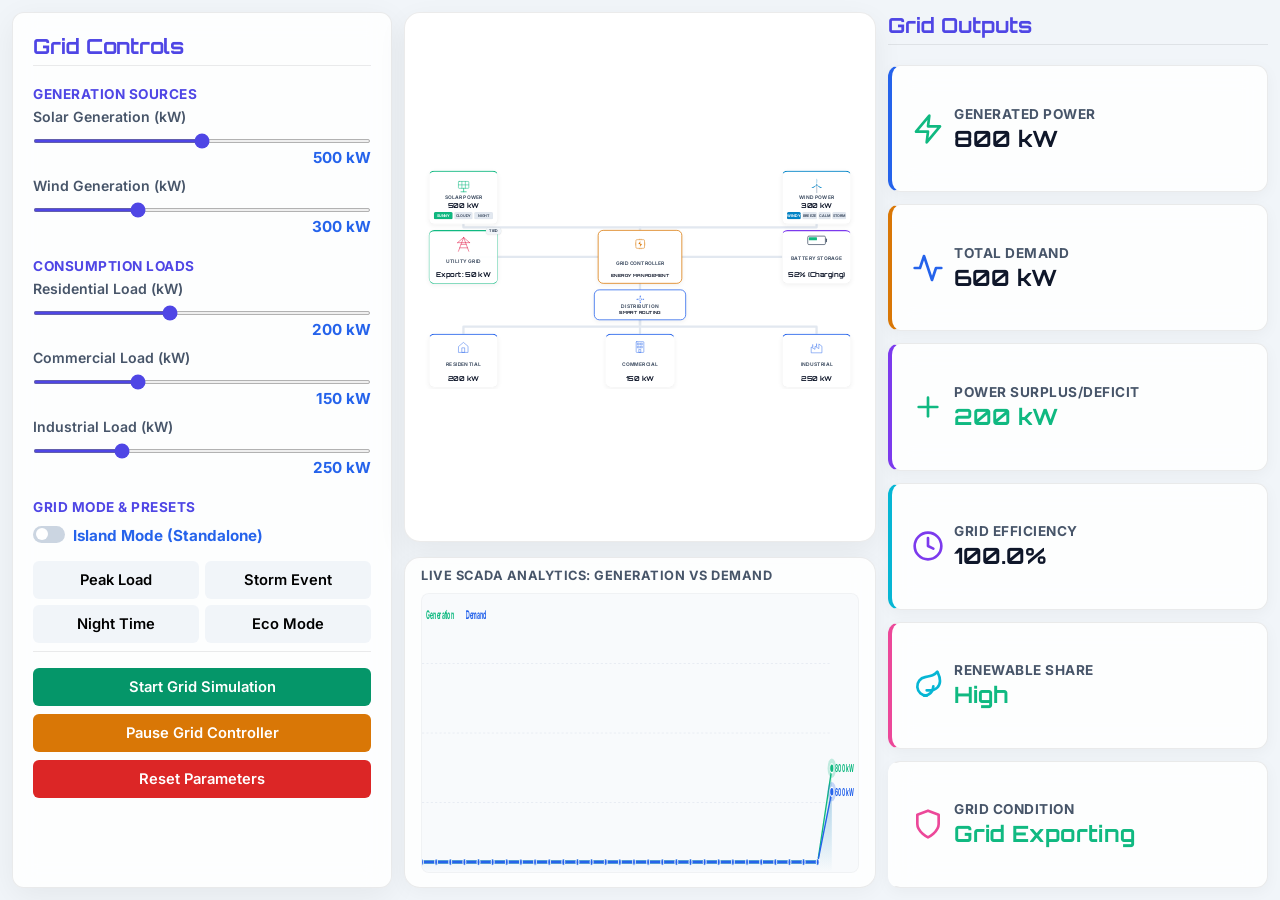
<file: exp-Smart-Grid-Energy-Distribution-Laboratory-dei/simulation/index.html>
<!DOCTYPE html>
<html lang="en">

<head>
    <meta charset="UTF-8">
    <meta name="viewport" content="width=device-width, initial-scale=1.0">
    <title>Smart Grid Energy Distribution Laboratory</title>
    <link rel="stylesheet" href="./css/main.css">
    <!-- Google Fonts: Orbitron & Inter -->
    <link rel="preconnect" href="https://fonts.googleapis.com">
    <link rel="preconnect" href="https://fonts.gstatic.com" crossorigin>
    <link href="https://fonts.googleapis.com/css2?family=Inter:wght@300;400;500;600;700&family=Orbitron:wght@500;700;900&display=swap" rel="stylesheet">
</head>

<body>

    <!-- MAIN CONTAINER -->
    <div class="main-container">

        <!-- INPUT PANEL (SIDEBAR) -->
        <aside class="control-panel">
            <h2>Grid Controls</h2>

            <!-- Sliders for Sources -->
            <div class="control-section-title">Generation Sources</div>
            
            <div class="input-group">
                <label>Solar Generation (kW)</label>
                <input type="range" id="solarPower" min="0" max="1000" value="500">
                <span id="solarPowerValue">500 kW</span>
            </div>

            <div class="input-group">
                <label>Wind Generation (kW)</label>
                <input type="range" id="windPower" min="0" max="1000" value="300">
                <span id="windPowerValue">300 kW</span>
            </div>

            <!-- Sliders for Loads -->
            <div class="control-section-title">Consumption Loads</div>

            <div class="input-group">
                <label>Residential Load (kW)</label>
                <input type="range" id="residentialLoad" min="0" max="500" value="200">
                <span id="residentialLoadValue">200 kW</span>
            </div>

            <div class="input-group">
                <label>Commercial Load (kW)</label>
                <input type="range" id="commercialLoad" min="0" max="500" value="150">
                <span id="commercialLoadValue">150 kW</span>
            </div>

            <div class="input-group">
                <label>Industrial Load (kW)</label>
                <input type="range" id="industrialLoad" min="0" max="1000" value="250">
                <span id="industrialLoadValue">250 kW</span>
            </div>

            <!-- Toggles and Presets -->
            <div class="control-section-title">Grid Mode & Presets</div>
            
            <div class="input-group toggle-group">
                <label class="toggle-switch">
                    <input type="checkbox" id="islandModeToggle">
                    <span class="slider round"></span>
                </label>
                <span class="toggle-label">Island Mode (Standalone)</span>
            </div>

            <div class="presets-grid">
                <button class="preset-btn" id="presetPeak">Peak Load</button>
                <button class="preset-btn" id="presetStorm">Storm Event</button>
                <button class="preset-btn" id="presetNight">Night Time</button>
                <button class="preset-btn" id="presetEco">Eco Mode</button>
            </div>

            <!-- Primary Buttons -->
            <hr>
            <button id="startBtn">Start Grid Simulation</button>
            <button id="stopBtn">Pause Grid Controller</button>
            <button id="resetBtn">Reset Parameters</button>
        </aside>

        <!-- SIMULATION PANEL -->
        <section class="simulation-panel">

            <!-- THE INTERACTIVE SMART GRID AREA -->
            <div class="intersection-wrapper">
                <div class="smart-grid">
                    
                    <!-- SVG TRANSMISSION LINES LAYER -->
                    <svg class="transmission-svg" width="1200" height="585" viewBox="0 0 1200 585">
                        <!-- Static Background Paths -->
                        <path class="grid-line" id="bg-solar" d="M 140 85 L 140 163 L 600 163 L 600 170" />
                        <path class="grid-line" id="bg-wind" d="M 1060 85 L 1060 163 L 600 163 L 600 170" />
                        <path class="grid-line" id="bg-utility" d="M 140 240 L 490 240" />
                        <path class="grid-line" id="bg-battery" d="M 710 240 L 1060 240" />
                        <path class="grid-line" id="bg-controller-dist" d="M 600 310 L 600 325" />
                        <path class="grid-line" id="bg-dist-res" d="M 600 405 L 600 422 L 140 422 L 140 440" />
                        <path class="grid-line" id="bg-dist-com" d="M 600 405 L 600 440" />
                        <path class="grid-line" id="bg-dist-ind" d="M 600 405 L 600 422 L 1060 422 L 1060 440" />
                        
                        <!-- Animated Flow Paths (Electricity dashes) -->
                        <path class="flow-path flow-forward" id="flow-solar" d="M 140 85 L 140 163 L 600 163 L 600 170" />
                        <path class="flow-path flow-forward" id="flow-wind" d="M 1060 85 L 1060 163 L 600 163 L 600 170" />
                        <path class="flow-path" id="flow-utility" d="M 140 240 L 490 240" />
                        <path class="flow-path" id="flow-battery" d="M 710 240 L 1060 240" />
                        <path class="flow-path flow-forward" id="flow-controller-dist" d="M 600 310 L 600 325" />
                        <path class="flow-path flow-forward" id="flow-dist-res" d="M 600 405 L 600 422 L 140 422 L 140 440" />
                        <path class="flow-path flow-forward" id="flow-dist-com" d="M 600 405 L 600 440" />
                        <path class="flow-path flow-forward" id="flow-dist-ind" d="M 600 405 L 600 422 L 1060 422 L 1060 440" />
                    </svg>

                    <!-- GRID NODES -->
                    <!-- Solar Power Plant Node -->
                    <div class="grid-node source-node solar-node" id="node-solar">
                        <!-- Custom Vector Solar Panel Icon -->
                        <svg viewBox="0 0 100 100" width="45" height="45" fill="none" stroke="var(--color-solar)" stroke-width="3" stroke-linecap="round" stroke-linejoin="round">
                            <rect x="20" y="30" width="60" height="40" rx="4" />
                            <line x1="20" y1="50" x2="80" y2="50" />
                            <line x1="40" y1="30" x2="40" y2="70" />
                            <line x1="60" y1="30" x2="60" y2="70" />
                            <line x1="50" y1="70" x2="50" y2="90" stroke-width="4" />
                            <line x1="35" y1="90" x2="65" y2="90" stroke-width="4" />
                        </svg>
                        <h3>Solar Power</h3>
                        <p class="output-value" id="solarOutput">500 kW</p>
                        <div class="node-controls">
                            <button class="node-btn active" data-val="1.0" id="btn-sun">Sunny</button>
                            <button class="node-btn" data-val="0.3" id="btn-cloud">Cloudy</button>
                            <button class="node-btn" data-val="0.0" id="btn-night">Night</button>
                        </div>
                    </div>

                    <!-- Wind Power Plant Node -->
                    <div class="grid-node source-node wind-node" id="node-wind">
                        <!-- Custom Vector Wind Turbine Icon -->
                        <svg viewBox="0 0 100 100" width="45" height="45" style="overflow: visible;">
                            <line x1="50" y1="50" x2="50" y2="95" stroke="#94a3b8" stroke-width="4" stroke-linecap="round" />
                            <g id="wind-blades" style="transform-origin: 50px 50px;">
                                <circle cx="50" cy="50" r="4" fill="var(--color-wind)" />
                                <path d="M 50 50 L 50 15 C 52 15 54 25 50 50 Z" fill="var(--color-wind)" />
                                <path d="M 50 50 L 80 67 C 79 69 70 72 50 50 Z" fill="var(--color-wind)" />
                                <path d="M 50 50 L 20 67 C 21 69 30 72 50 50 Z" fill="var(--color-wind)" />
                            </g>
                        </svg>
                        <h3>Wind Power</h3>
                        <p class="output-value" id="windOutput">300 kW</p>
                        <div class="node-controls">
                            <button class="node-btn active" data-val="1.0" id="btn-wind">Windy</button>
                            <button class="node-btn" data-val="0.4" id="btn-breeze">Breeze</button>
                            <button class="node-btn" data-val="0.0" id="btn-calm">Calm</button>
                            <button class="node-btn storm-btn" data-val="storm" id="btn-storm">Storm</button>
                        </div>
                    </div>

                    <!-- Utility Grid Backup Node -->
                    <div class="grid-node grid-tied-node utility-node" id="node-utility">
                        <!-- Custom Vector Transmission Tower Icon -->
                        <svg viewBox="0 0 100 100" width="45" height="45" fill="none" stroke="var(--color-utility)" stroke-width="3" stroke-linecap="round" stroke-linejoin="round">
                            <path d="M 50 10 L 20 90 M 50 10 L 80 90" />
                            <path d="M 35 50 L 65 50 M 27 70 L 73 70" />
                            <path d="M 15 40 L 85 40 M 15 40 L 50 10 L 85 40" />
                        </svg>
                        <h3>Utility Grid</h3>
                        <p class="output-value" id="utilityOutput">Standby</p>
                        <div class="node-badge" id="utilityBadge">TIED</div>
                    </div>

                    <!-- Smart Grid Controller Node -->
                    <div class="grid-node center-hub controller-node" id="node-controller">
                        <!-- Custom Vector Processor / Controller Icon -->
                        <svg viewBox="0 0 100 100" width="45" height="45" fill="none" stroke="var(--color-controller)" stroke-width="3">
                            <rect x="25" y="25" width="50" height="50" rx="6" />
                            <path d="M 45 20 L 45 25 M 55 20 L 55 25 M 45 75 L 45 80 M 55 75 L 55 80" />
                            <path d="M 20 45 L 25 45 M 20 55 L 25 55 M 75 45 L 80 45 M 75 55 L 80 55" />
                            <polygon points="50 35 40 50 60 50 50 65" fill="var(--color-controller)" stroke-width="1" />
                        </svg>
                        <h3>Grid Controller</h3>
                        <p class="output-value" style="font-size: 11px; letter-spacing: 0.5px;">ENERGY MANAGEMENT</p>
                    </div>

                    <!-- Battery Storage System Node -->
                    <div class="grid-node battery-node" id="node-battery">
                        <div class="battery-cell">
                            <div class="battery-level" id="batteryLevelBar" style="height: 50%;"></div>
                        </div>
                        <h3>Battery Storage</h3>
                        <p class="output-value" id="batteryOutput">50% (Idle)</p>
                    </div>

                    <!-- Distribution Network Node -->
                    <div class="grid-node center-hub distribution-node" id="node-distribution">
                        <!-- Custom Vector Smart Distribution Node Icon -->
                        <svg viewBox="0 0 100 100" width="45" height="45" fill="none" stroke="var(--color-dist)" stroke-width="3" stroke-linecap="round" stroke-linejoin="round">
                            <circle cx="50" cy="50" r="15" />
                            <path d="M 50 15 L 50 35 M 50 65 L 50 85 M 15 50 L 35 50 M 65 50 L 85 50" />
                            <circle cx="50" cy="15" r="4" fill="var(--color-dist)" />
                            <circle cx="50" cy="85" r="4" fill="var(--color-dist)" />
                            <circle cx="15" cy="50" r="4" fill="var(--color-dist)" />
                            <circle cx="85" cy="50" r="4" fill="var(--color-dist)" />
                        </svg>
                        <h3>Distribution</h3>
                        <p class="output-value" style="font-size: 11px; letter-spacing: 0.5px;">SMART ROUTING</p>
                    </div>

                    <!-- Residential Consumer Node -->
                    <div class="grid-node consumer-node residential-node" id="node-res">
                        <!-- Custom Vector House Icon -->
                        <svg viewBox="0 0 100 100" width="40" height="40" fill="none" stroke="var(--color-dist)" stroke-width="3" stroke-linecap="round" stroke-linejoin="round">
                            <path d="M 20 45 L 50 20 L 80 45 L 80 85 L 20 85 Z" />
                            <rect x="42" y="55" width="16" height="30" />
                        </svg>
                        <h3>Residential</h3>
                        <p class="output-value" id="residentialDemand">200 kW</p>
                    </div>

                    <!-- Commercial Consumer Node -->
                    <div class="grid-node consumer-node commercial-node" id="node-com">
                        <!-- Custom Vector Commercial Building Icon -->
                        <svg viewBox="0 0 100 100" width="40" height="40" fill="none" stroke="var(--color-dist)" stroke-width="3" stroke-linecap="round" stroke-linejoin="round">
                            <rect x="25" y="15" width="50" height="70" rx="4" />
                            <rect x="35" y="25" width="10" height="10" />
                            <rect x="55" y="25" width="10" height="10" />
                            <rect x="35" y="45" width="10" height="10" />
                            <rect x="55" y="45" width="10" height="10" />
                            <rect x="45" y="65" width="10" height="20" />
                        </svg>
                        <h3>Commercial</h3>
                        <p class="output-value" id="commercialDemand">150 kW</p>
                    </div>

                    <!-- Industrial Consumer Node -->
                    <div class="grid-node consumer-node industrial-node" id="node-ind">
                        <!-- Custom Vector Factory Icon -->
                        <svg viewBox="0 0 100 100" width="40" height="40" fill="none" stroke="var(--color-dist)" stroke-width="3" stroke-linecap="round" stroke-linejoin="round">
                            <path d="M 15 85 L 15 50 L 40 65 L 40 45 L 65 60 L 65 30 L 85 45 L 85 85 Z" />
                            <line x1="25" y1="35" x2="25" y2="50" stroke-width="4" />
                            <line x1="50" y1="30" x2="50" y2="45" stroke-width="4" />
                        </svg>
                        <h3>Industrial</h3>
                        <p class="output-value" id="industrialDemand">250 kW</p>
                    </div>
                </div>
            </div>

            <!-- LIVE SCADA REAL-TIME CHART -->
            <div class="chart-container">
                <h3>Live SCADA Analytics: Generation vs Demand</h3>
                <svg class="scada-chart" id="scadaChart" width="100%" height="280" viewBox="0 0 1000 280" preserveAspectRatio="none">
                    <defs>
                        <linearGradient id="genGlow" x1="0" y1="0" x2="0" y2="1">
                            <stop offset="0%" stop-color="#10b981" stop-opacity="0.2"/>
                            <stop offset="100%" stop-color="#10b981" stop-opacity="0.0"/>
                        </linearGradient>
                        <linearGradient id="demGlow" x1="0" y1="0" x2="0" y2="1">
                            <stop offset="0%" stop-color="#2563eb" stop-opacity="0.2"/>
                            <stop offset="100%" stop-color="#2563eb" stop-opacity="0.0"/>
                        </linearGradient>
                    </defs>
                    <!-- Grid background lines -->
                    <line x1="0" y1="70" x2="940" y2="70" stroke="#e2e8f0" stroke-dasharray="5 5" />
                    <line x1="0" y1="140" x2="940" y2="140" stroke="#e2e8f0" stroke-dasharray="5 5" />
                    <line x1="0" y1="210" x2="940" y2="210" stroke="#e2e8f0" stroke-dasharray="5 5" />
                    
                    <!-- Graph Paths -->
                    <path class="chart-area" id="chartAreaGen" fill="url(#genGlow)" d="" />
                    <path class="chart-area" id="chartAreaDem" fill="url(#demGlow)" d="" />
                    <path class="chart-line line-gen" id="chartLineGen" d="" />
                    <path class="chart-line line-dem" id="chartLineDem" d="" />
                    
                    <!-- Labels -->
                    <text x="10" y="25" fill="#10b981" font-size="12" font-weight="bold">Generation</text>
                    <text x="100" y="25" fill="#2563eb" font-size="12" font-weight="bold">Demand</text>

                    <!-- Historical Marker Groups -->
                    <g id="genMarkers"></g>
                    <g id="demMarkers"></g>

                    <!-- Live Markers and Value Labels -->
                    <!-- Pulse (Outer circle) -->
                    <circle id="liveGenPulse" r="4.5" fill="#10b981" opacity="0.4" pointer-events="none">
                        <animate attributeName="r" values="4.5;12;4.5" dur="2s" repeatCount="indefinite" />
                        <animate attributeName="opacity" values="0.8;0;0.8" dur="2s" repeatCount="indefinite" />
                    </circle>
                    <circle id="liveDemPulse" r="4.5" fill="#2563eb" opacity="0.4" pointer-events="none">
                        <animate attributeName="r" values="4.5;12;4.5" dur="2s" repeatCount="indefinite" />
                        <animate attributeName="opacity" values="0.8;0;0.8" dur="2s" repeatCount="indefinite" />
                    </circle>
                    
                    <!-- Solid (Inner circle) -->
                    <circle id="liveGenMarker" r="4.5" fill="#10b981" stroke="#fff" stroke-width="1.5" pointer-events="none" />
                    <circle id="liveDemMarker" r="4.5" fill="#2563eb" stroke="#fff" stroke-width="1.5" pointer-events="none" />
                    
                    <!-- Value text -->
                    <text id="liveGenVal" fill="#10b981" font-size="11" font-weight="700" text-anchor="start" pointer-events="none"></text>
                    <text id="liveDemVal" fill="#2563eb" font-size="11" font-weight="700" text-anchor="start" pointer-events="none"></text>

                    <!-- Hover elements (hidden by default) -->
                    <line id="hoverLine" x1="0" y1="0" x2="0" y2="280" stroke="#64748b" stroke-width="1" stroke-dasharray="3 3" style="display: none;" />
                    <circle id="hoverGenMarker" r="4.5" fill="#10b981" stroke="#fff" stroke-width="1.5" style="display: none;" />
                    <circle id="hoverDemMarker" r="4.5" fill="#2563eb" stroke="#fff" stroke-width="1.5" style="display: none;" />
                    
                    <!-- Tooltip Box -->
                    <g id="chartTooltip" style="display: none; pointer-events: none;">
                        <rect id="tooltipBg" width="130" height="60" rx="6" fill="rgba(15, 23, 42, 0.95)" stroke="#334155" stroke-width="1" />
                        <text id="tooltipTime" x="8" y="18" fill="#94a3b8" font-size="10" font-weight="600">Step</text>
                        <text id="tooltipGen" x="8" y="34" fill="#10b981" font-size="11" font-weight="bold">Gen: --</text>
                        <text id="tooltipDem" x="8" y="48" fill="#38bdf8" font-size="11" font-weight="bold">Dem: --</text>
                    </g>
                </svg>
            </div>
        </section>

        <!-- RESULTS SIDEBAR (RIGHT COLUMN) -->
        <aside class="results-sidebar">
            <h2>Grid Outputs</h2>
            <div class="card">
                <div class="card-icon">
                    <svg viewBox="0 0 24 24" width="32" height="32" fill="none" stroke="var(--color-solar)" stroke-width="2" stroke-linecap="round" stroke-linejoin="round">
                        <polygon points="13 2 3 14 12 14 11 22 21 10 12 10 13 2"/>
                    </svg>
                </div>
                <div class="card-info">
                    <h3>Generated Power</h3>
                    <p id="generatedPower">800 kW</p>
                </div>
            </div>

            <div class="card">
                <div class="card-icon">
                    <svg viewBox="0 0 24 24" width="32" height="32" fill="none" stroke="var(--color-dist)" stroke-width="2" stroke-linecap="round" stroke-linejoin="round">
                        <path d="M22 12h-4l-3 9L9 3l-3 9H2"/>
                    </svg>
                </div>
                <div class="card-info">
                    <h3>Total Demand</h3>
                    <p id="totalDemand">600 kW</p>
                </div>
            </div>

            <div class="card">
                <div class="card-icon">
                    <svg id="svgSurplus" viewBox="0 0 24 24" width="32" height="32" fill="none" stroke="var(--color-controller)" stroke-width="2" stroke-linecap="round" stroke-linejoin="round">
                        <line x1="12" y1="5" x2="12" y2="19"/>
                        <line x1="5" y1="12" x2="19" y2="12"/>
                    </svg>
                </div>
                <div class="card-info">
                    <h3>Power Surplus/Deficit</h3>
                    <p id="surplusPower">200 kW</p>
                </div>
            </div>

            <div class="card">
                <div class="card-icon">
                    <svg viewBox="0 0 24 24" width="32" height="32" fill="none" stroke="var(--color-battery)" stroke-width="2" stroke-linecap="round" stroke-linejoin="round">
                        <circle cx="12" cy="12" r="10"/>
                        <path d="M12 6v6l4 2"/>
                    </svg>
                </div>
                <div class="card-info">
                    <h3>Grid Efficiency</h3>
                    <p id="gridEfficiency">100.0%</p>
                </div>
            </div>

            <div class="card">
                <div class="card-icon">
                    <svg viewBox="0 0 24 24" width="32" height="32" fill="none" stroke="#06b6d4" stroke-width="2" stroke-linecap="round" stroke-linejoin="round">
                        <path d="M11 20A7 7 0 0 1 9.8 6.1C15.5 5 17 4.48 19 2c1 2 2 3.5 2 7a7 7 0 0 1-7 7h-3"/>
                        <path d="M9 20a7 7 0 0 0 7-7"/>
                    </svg>
                </div>
                <div class="card-info">
                    <h3>Renewable Share</h3>
                    <p id="renewableUtilization">High</p>
                </div>
            </div>

            <div class="card">
                <div class="card-icon">
                    <svg viewBox="0 0 24 24" width="32" height="32" fill="none" stroke="#ec4899" stroke-width="2" stroke-linecap="round" stroke-linejoin="round">
                        <path d="M12 22s8-4 8-10V5l-8-3-8 3v7c0 6 8 10 8 10z"/>
                    </svg>
                </div>
                <div class="card-info">
                    <h3>Grid Condition</h3>
                    <p id="gridCondition">Stable</p>
                </div>
            </div>
        </aside>
    </div>

    <script src="./js/main.js"></script>
</body>

</html>
</file>
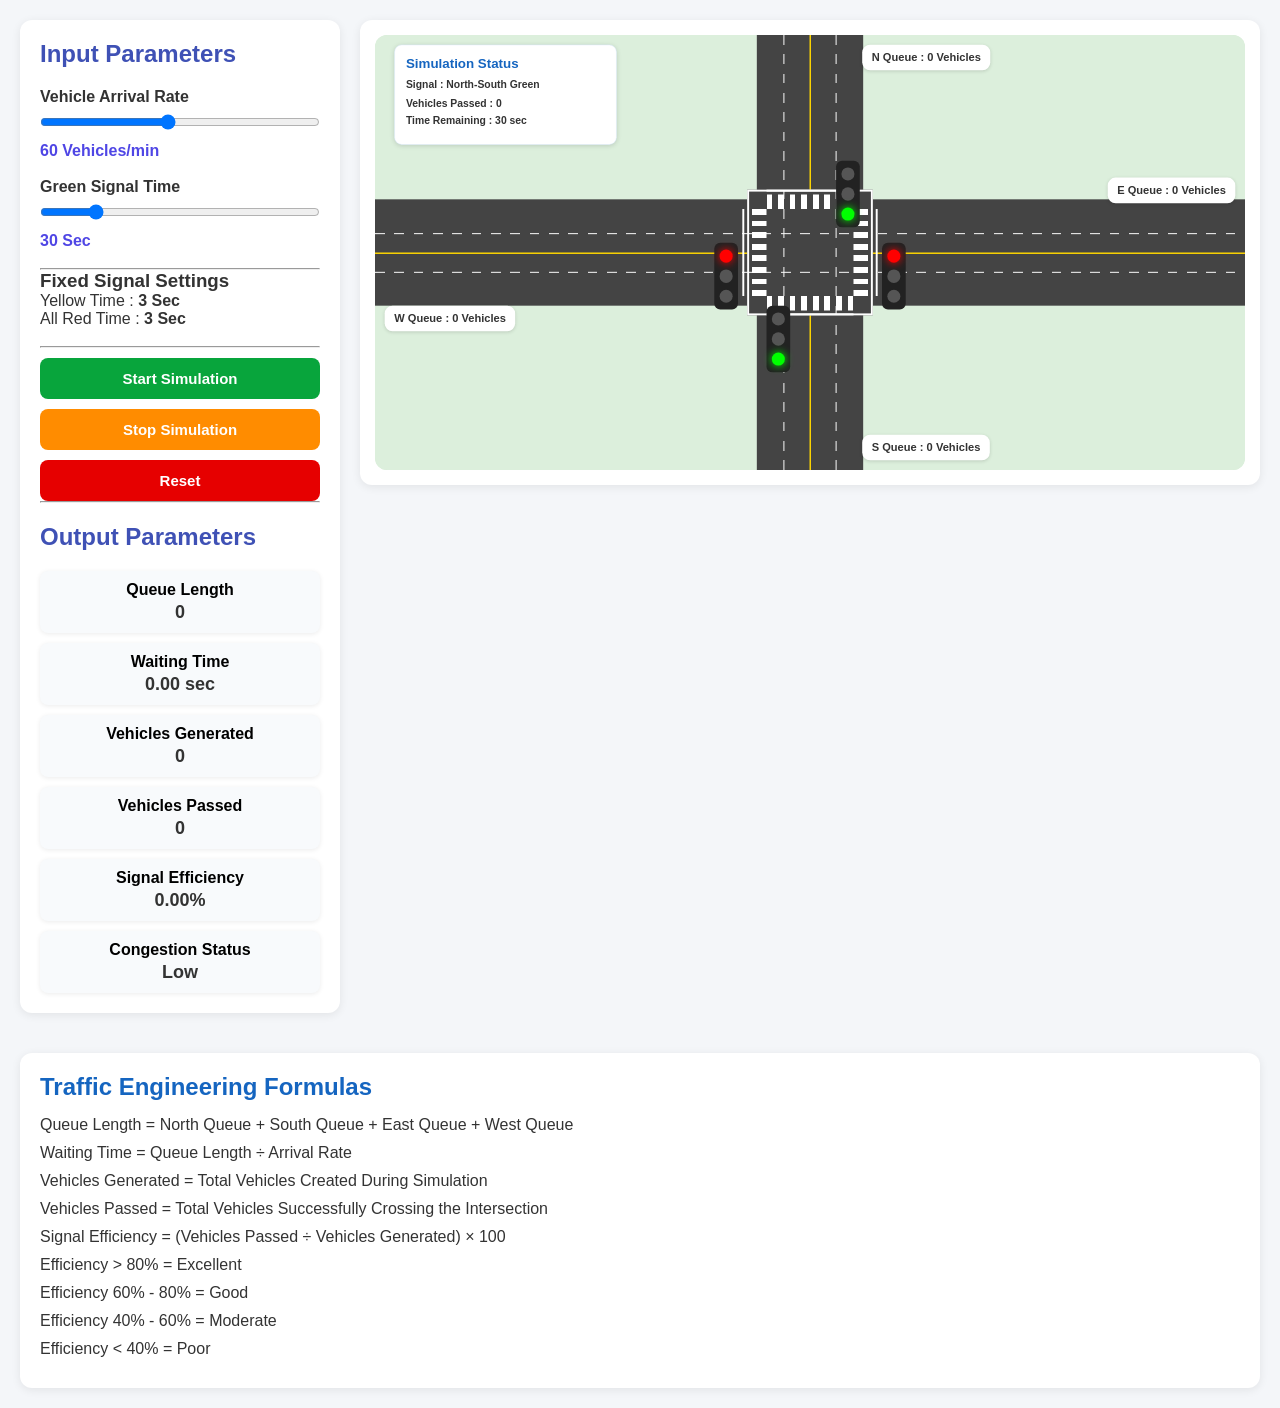
<file: exp-Traffic-Signal-Optimization-Laboratory-dei/simulation/index.html>
<!DOCTYPE html>
<html lang="en">
<head>
    <meta charset="UTF-8">
    <meta name="viewport" content="width=device-width, initial-scale=1.0">
    <title>Traffic Signal Optimization Laboratory</title>
    <link rel="stylesheet" href="./css/main.css">
</head>
<body>
   
    <!-- MAIN CONTAINER -->
    <div class="main-container">
        <!-- INPUT PANEL -->
        <aside class="control-panel">
            <h2>Input Parameters</h2>
            <div class="input-group">
                <label>Vehicle Arrival Rate</label>
                <input type="range" id="arrivalRate" min="10" max="120" value="60">
                <span id="arrivalRateValue">60 Vehicles/min</span>
            </div>
            <div class="input-group">
                <label>Green Signal Time</label>
                <input type="range" id="greenTime" min="10" max="120" value="30">
                <span id="greenTimeValue">30 Sec</span>
            </div>
            <hr>
            <div class="input-group">
                <h3>Fixed Signal Settings</h3>
                <p>Yellow Time : <strong>3 Sec</strong></p>
                <p>All Red Time : <strong>3 Sec</strong></p>
            </div>
            <hr>
            
            <button id="startBtn">Start Simulation</button>
            <button id="stopBtn">Stop Simulation</button>
            <button id="resetBtn">Reset</button>
            <hr>
            <h2 class="output-title">Output Parameters</h2>
            <section class="results">
                <div class="card">
                    <h3>Queue Length</h3>
                    <p id="queueLength">0</p>
                </div>
                <div class="card">
                    <h3>Waiting Time</h3>
                    <p id="waitingTime">0 sec</p>
                </div>
                <div class="card">
                    <h3>Vehicles Generated</h3>
                    <p id="vehiclesGenerated">0</p>
                </div>
                <div class="card">
                    <h3>Vehicles Passed</h3>
                    <p id="throughput">0</p>
                </div>
                <div class="card">
                    <h3>Signal Efficiency</h3>
                    <p id="signalEfficiency">0%</p>
                </div>
                <div class="card">
                    <h3>Congestion Status</h3>
                    <p id="congestionStatus">Low</p>
                </div>
            </section>
        </aside>
        <!-- SIMULATION AREA -->
        <section class="simulation-panel">
            <div class="intersection-wrapper">
                <div class="intersection">
                    <div class="simulation-status">
                        <h3>Simulation Status</h3>
                        <p>Signal : <span id="signalState">North-South Green</span></p>
                        <p>Vehicles Passed : <span id="vehiclesPassed">0</span></p>
                        <p>Time Remaining : <span id="timeRemaining">30 sec</span></p>
                    </div>
                    <!-- ROADS -->
                    <div class="road horizontal"></div>
                    <div class="road vertical"></div>
                    <div class="junction-box"></div>
                    <!-- ROAD MARKINGS -->
                    <div class="lane-mark horizontal-mark"></div>
                    <div class="lane-mark vertical-mark"></div>
                    <!-- STOP LINES -->
                    <div class="stop-line north-stop"></div>
                    <div class="stop-line south-stop"></div>
                    <div class="stop-line east-stop"></div>
                    <div class="stop-line west-stop"></div>
                    <!-- ZEBRA CROSSINGS -->
                    <div class="zebra zebra-top"></div>
                    <div class="zebra zebra-bottom"></div>
                    <div class="zebra zebra-left"></div>
                    <div class="zebra zebra-right"></div>
                    <!-- TRAFFIC SIGNALS -->
                    <div class="signal north-signal">
                        <div class="light red"></div>
                        <div class="light yellow"></div>
                        <div class="light green"></div>
                    </div>
                    <div class="signal south-signal">
                        <div class="light red"></div>
                        <div class="light yellow"></div>
                        <div class="light green"></div>
                    </div>
                    <div class="signal east-signal">
                        <div class="light red"></div>
                        <div class="light yellow"></div>
                        <div class="light green"></div>
                    </div>
                    <div class="signal west-signal">
                        <div class="light red"></div>
                        <div class="light yellow"></div>
                        <div class="light green"></div>
                    </div>
                    <!-- QUEUE COUNTERS -->
                    <div class="queue north-queue">N Queue : <span id="northQueue">0</span> Vehicles</div>
                    <div class="queue south-queue">S Queue : <span id="southQueue">0</span> Vehicles</div>
                    <div class="queue east-queue">E Queue : <span id="eastQueue">0</span> Vehicles</div>
                    <div class="queue west-queue">W Queue : <span id="westQueue">0</span> Vehicles</div>
                    <!-- VEHICLES -->
                    <div id="vehiclesContainer"></div>
                </div>
            </div>
        </section>
    </div>
    <!-- RESULTS -->
    <section class="formula-section">
        <h2>Traffic Engineering Formulas</h2>
        <p>Queue Length = North Queue + South Queue + East Queue + West Queue</p>
        <p>Waiting Time = Queue Length ÷ Arrival Rate</p>
        <p>Vehicles Generated = Total Vehicles Created During Simulation</p>
        <p>Vehicles Passed = Total Vehicles Successfully Crossing the Intersection</p>
        <p>Signal Efficiency = (Vehicles Passed ÷ Vehicles Generated) × 100</p>
        <p>Efficiency &gt; 80% = Excellent</p>
        <p>Efficiency 60% - 80% = Good</p>
        <p>Efficiency 40% - 60% = Moderate</p>
        <p>Efficiency &lt; 40% = Poor</p>
    </section>
    <script src="./js/main.js"></script>
</body>
</html>
</file>
<file: exp-Smart-Grid-Energy-Distribution-Laboratory-dei/simulation/css/main.css>
/* =====================================
   GLOBAL & THEME (LIGHT THEME)
===================================== */
*{
    margin:0;
    padding:0;
    box-sizing:border-box;
    font-family: 'Inter', sans-serif;
}

:root {
    --bg-dark: #f1f5f9;          /* Soft light slate */
    --card-bg: rgba(255, 255, 255, 0.85);
    --border-light: rgba(0, 0, 0, 0.08);
    --text-primary: #0f172a;     /* Dark slate */
    --text-secondary: #475569;   /* Muted gray-blue */
    
    --color-solar: #10b981;      /* Emerald */
    --color-wind: #0284c7;       /* Sky/Blue - darkened for light theme contrast */
    --color-utility: #e11d48;    /* Rose/Red */
    --color-battery: #7c3aed;    /* Purple */
    --color-dist: #2563eb;       /* Blue */
    --color-controller: #d97706;  /* Amber/Orange */
}

html, body{
    height: 100vh;
    overflow: hidden;
    margin: 0;
    padding: 0;
    box-sizing: border-box;
    background: var(--bg-dark);
    color: var(--text-primary);
}

/* HEADER */
header{
    background: linear-gradient(135deg, #e0e7ff 0%, #f8fafc 100%);
    border-bottom: 1px solid var(--border-light);
    text-align:center;
    padding: 25px 20px;
    box-shadow: 0 4px 20px rgba(0,0,0,0.05);
}

header h1{
    font-family: 'Orbitron', sans-serif;
    font-weight: 700;
    font-size: 2.2rem;
    letter-spacing: 1px;
    background: linear-gradient(to right, #4f46e5, #7c3aed, #0284c7);
    -webkit-background-clip: text;
     background-clip: text;
    -webkit-text-fill-color: transparent;
    margin-bottom: 5px;
}

header p{
    color: var(--text-secondary);
    font-size: 0.95rem;
    font-weight: 500;
    letter-spacing: 0.5px;
}

/* MAIN LAYOUT */
.main-container{
    display: grid;
    grid-template-columns: 380px 1fr 380px;
    grid-template-rows: 100%;
    height: 100vh;
    gap: 12px;
    padding: 12px;
    box-sizing: border-box;
    max-width: 100vw;
    margin: 0;
    overflow: hidden;
}

/* CONTROL PANEL */
.control-panel{
    background: var(--card-bg);
    border: 1px solid var(--border-light);
    backdrop-filter: blur(12px);
    padding: 20px;
    border-radius: 12px;
    box-shadow: 0 8px 32px rgba(0,0,0,0.06);
    height: 100%;
    display: flex;
    flex-direction: column;
    box-sizing: border-box;
    overflow-y: auto;
}

.control-panel h2{
    font-family: 'Orbitron', sans-serif;
    font-size: 1.3rem;
    margin-top: 0;
    margin-bottom: 8px;
    color: #4f46e5;
    border-bottom: 1px solid rgba(0, 0, 0, 0.08);
    padding-bottom: 6px;
}

.control-section-title {
    font-size: 0.85rem;
    font-weight: 700;
    text-transform: uppercase;
    letter-spacing: 0.5px;
    color: #4f46e5;
    margin: 12px 0 6px 0;
}

.input-group{
    margin-bottom: 10px;
}

.input-group label{
    display: block;
    margin-bottom: 2px;
    font-size: 0.88rem;
    color: var(--text-secondary);
    font-weight: 600;
}

.input-group input[type="range"] {
    width: 100%;
    accent-color: #4f46e5;
    cursor: pointer;
    background: #cbd5e1;
    height: 4px;
    border-radius: 2px;
    margin: 2px 0;
}

.input-group span{
    display: block;
    margin-top: 1px;
    color: #2563eb;
    font-weight: 700;
    font-size: 0.95rem;
    text-align: right;
}

/* Toggle Switch Styling */
.toggle-group {
    display: flex;
    align-items: center;
    gap: 8px;
    margin-top: 4px;
}

.toggle-switch {
    position: relative;
    display: inline-block;
    width: 32px;
    height: 18px;
    flex-shrink: 0;
}

.toggle-switch input {
    opacity: 0;
    width: 0;
    height: 0;
}

.slider {
    position: absolute;
    cursor: pointer;
    top: 0;
    left: 0;
    right: 0;
    bottom: 0;
    background-color: #cbd5e1;
    transition: .3s;
}

.slider::before {
    position: absolute;
    content: "";
    height: 12px;
    width: 12px;
    left: 3px;
    bottom: 3px;
    background-color: white;
    transition: .3s;
}

input:checked + .slider {
    background-color: #ec4899;
}

input:checked + .slider::before {
    transform: translateX(14px);
}

.slider.round {
    border-radius: 20px;
}

.slider.round::before {
    border-radius: 50%;
}

.toggle-label {
    font-size: 0.88rem;
    font-weight: 600;
    color: var(--text-primary);
}

/* Presets Grid */
.presets-grid {
    display: grid;
    grid-template-columns: 1fr 1fr;
    gap: 6px;
    margin-top: 6px;
}

.preset-btn {
    padding: 7px 8px;
    font-size: 0.85rem;
    font-weight: 600;
    border-radius: 6px;
    background: #f1f5f9;
    border: 1px solid rgba(0,0,0,0.05);
    color: #000000 !important;
    cursor: pointer;
    transition: all 0.2s ease;
}

.control-panel .preset-btn {
    color: #000000 !important;
    margin-top: 0;
}
.control-panel .preset-btn:disabled {
    color: #000000 !important;
    opacity: 1 !important;
}

.control-panel .preset-btn.active {
    background: #4f46e5;
    color: white;
    border-color: #6366f1;
}

/* Buttons */
.control-panel button{
    width:100%;
    padding:10px;
    margin-top:8px;
    border:none;
    border-radius:6px;
    color:white;
    font-size: 0.92rem;
    font-weight: 600;
    cursor:pointer;
    transition: all 0.2s ease;
}

.control-panel button:active {
    transform: scale(0.98);
}

#startBtn{
    background: #059669;
}

#stopBtn{
    background: #d97706;
}

#resetBtn{
    background: #dc2626;
}

.control-panel hr {
    margin: 8px 0;
    border: 0;
    border-top: 1px solid rgba(0, 0, 0, 0.08);
}

/* SIMULATION PANEL */
.simulation-panel{
    flex:1;
    display: flex;
    flex-direction: column;
    gap: 15px;
    min-width: 0;
    height: 100%;
    box-sizing: border-box;
}

/* STATUS MONITOR */
.simulation-status{
    display: flex;
    justify-content: space-between;
    align-items: center;
    background: var(--card-bg);
    border: 1px solid var(--border-light);
    backdrop-filter: blur(12px);
    padding: 16px 24px;
    border-radius: 16px;
    box-shadow: 0 4px 20px rgba(0,0,0,0.04);
}

.status-metric {
    display: flex;
    flex-direction: column;
    gap: 4px;
}

.status-metric .label {
    font-size: 0.75rem;
    font-weight: 700;
    text-transform: uppercase;
    letter-spacing: 0.5px;
    color: var(--text-secondary);
}

.status-metric .value {
    font-family: 'Orbitron', sans-serif;
    font-size: 1.5rem;
    font-weight: 700;
    color: var(--text-primary);
}

.status-metric .unit {
    font-size: 0.85rem;
    color: var(--text-secondary);
    font-weight: 500;
}

.value-gen { color: #059669; }
.value-demand { color: #2563eb; }

.value-balance.surplus { color: #059669; }
.value-balance.deficit { color: #dc2626; }
.value-balance.balanced { color: #d97706; }

.state-pill {
    padding: 6px 14px;
    border-radius: 20px;
    font-size: 0.8rem;
    font-weight: 700;
    text-transform: uppercase;
    letter-spacing: 0.5px;
    border: 1px solid transparent;
}

.state-pill.status-ready {
    background: rgba(148, 163, 184, 0.15);
    color: var(--text-secondary);
    border-color: rgba(148, 163, 184, 0.2);
}

.state-pill.status-normal {
    background: rgba(16, 185, 129, 0.1);
    color: #059669;
    border-color: rgba(16, 185, 129, 0.2);
}

.state-pill.status-warning {
    background: rgba(217, 119, 6, 0.1);
    color: #d97706;
    border-color: rgba(217, 119, 6, 0.2);
}

.state-pill.status-danger {
    background: rgba(225, 29, 72, 0.1);
    color: #e11d48;
    border-color: rgba(225, 29, 72, 0.2);
    box-shadow: 0 0 10px rgba(225, 29, 72, 0.05);
}

/* SMART GRID DIAGRAM */
.intersection-wrapper{
    flex: 1;
    display: flex;
    align-items: center;
    justify-content: center;
    overflow:hidden;
    position:relative;
    width: 100%;
    margin: 0 auto;
    max-height: 750px;
    min-height: 0;
    background: #ffffff;      /* Pure white grid canvas */
    border-radius: 16px;
    border: 1px solid var(--border-light);
    box-shadow: 0 10px 30px rgba(0,0,0,0.06);
}

.smart-grid{
    position:absolute;
    width: 1200px;
    height: 585px;
    top: 50%;
    left: 50%;
    transform: translate(-50%, -50%) scale(var(--scale-factor, 1));
    transform-origin: center center;
    overflow:hidden;
    z-index: 2;
}

/* Background matrix grids */
.smart-grid::before{
    content:"";
    position:absolute;
    inset:0;
    background-image:
        linear-gradient(rgba(99, 102, 241, 0.03) 1px, transparent 1px),
        linear-gradient(90deg, rgba(99, 102, 241, 0.03) 1px, transparent 1px);
    background-size:50px 50px;
    animation:gridMove 12s linear infinite;
    z-index:0;
}

/* SVG CONNECTIONS */
.transmission-svg {
    position: absolute;
    inset: 0;
    width: 100%;
    height: 100%;
    z-index: 1;
    pointer-events: none;
}

.grid-line {
    fill: none;
    stroke: #e2e8f0;      /* Clean light gray paths */
    stroke-width: 6px;
    stroke-linecap: round;
    stroke-linejoin: round;
}

.flow-path {
    fill: none;
    stroke-linecap: round;
    stroke-linejoin: round;
    stroke-width: 4px;
    stroke-dasharray: 8 16;
    opacity: 0;
    transition: opacity 0.5s ease, stroke 0.5s ease;
}

/* Direction animations */
.flow-forward {
    animation: flowMoveForward var(--flow-speed, 2.5s) linear infinite;
}

.flow-reverse {
    animation: flowMoveReverse var(--flow-speed, 2.5s) linear infinite;
}

@keyframes flowMoveForward {
    from { stroke-dashoffset: 48; }
    to { stroke-dashoffset: 0; }
}

@keyframes flowMoveReverse {
    from { stroke-dashoffset: 0; }
    to { stroke-dashoffset: 48; }
}

/* GRID NODES (Futuristic glassmorphic on light theme) */
.grid-node {
    position: absolute;
    width: 180px;
    height: 140px;
    background: rgba(255, 255, 255, 0.95);
    border: 1px solid rgba(0, 0, 0, 0.06);
    border-radius: 14px;
    padding: 12px;
    text-align: center;
    box-shadow: 0 4px 15px rgba(0,0,0,0.06);
    z-index: 5;
    display: flex;
    flex-direction: column;
    justify-content: space-between;
    align-items: center;
    transition: all 0.3s cubic-bezier(0.4, 0, 0.2, 1);
}

.grid-node h3 {
    font-size: 0.8rem;
    font-weight: 700;
    text-transform: uppercase;
    letter-spacing: 0.5px;
    color: var(--text-secondary);
}

.grid-node .output-value {
    font-family: 'Orbitron', sans-serif;
    font-size: 1.1rem;
    font-weight: 700;
    color: var(--text-primary);
}

.node-icon {
    font-size: 2.2rem;
    line-height: 1;
}

/* Symmetric Coordinates */
.solar-node { top: 15px; left: 50px; border-top: 3px solid var(--color-solar); }
.wind-node { top: 15px; right: 50px; border-top: 3px solid var(--color-wind); }
.utility-node { top: 170px; left: 50px; border-top: 3px solid var(--color-utility); }
.battery-node { top: 170px; right: 50px; border-top: 3px solid var(--color-battery); }

.controller-node {
    top: 170px;
    left: 490px;
    width: 220px;
    border: 2px solid #d97706;
    background: rgba(255, 255, 255, 0.98);
    box-shadow: 0 4px 15px rgba(0,0,0,0.06);
}

.distribution-node {
    top: 325px;
    left: 480px;
    width: 240px;
    height: 80px;
    border: 2px solid #2563eb;
    background: rgba(255, 255, 255, 0.98);
}

.residential-node { top: 440px; left: 50px; border-top: 3px solid var(--color-dist); }
.commercial-node { top: 440px; left: 510px; border-top: 3px solid var(--color-dist); }
.industrial-node { top: 440px; right: 50px; border-top: 3px solid var(--color-dist); }

/* Node Hover Visuals */
.grid-node:hover {
    transform: translateY(-5px);
    border-color: rgba(0, 0, 0, 0.15);
    box-shadow: 0 8px 25px rgba(0,0,0,0.1);
}

.controller-node:hover,
.distribution-node:hover,
.commercial-node:hover {
    transform: translateY(-5px);
}

/* Active State Node Glows */
.simulation-active #node-solar { box-shadow: 0 4px 15px rgba(16, 185, 129, 0.15); }
.simulation-active #node-wind { box-shadow: 0 4px 15px rgba(2, 132, 199, 0.15); }

/* Turbine rotation */
.turbine-icon {
    display: inline-block;
    transition: transform 0.1s linear;
}

@keyframes spin {
    from { transform: rotate(0deg); }
    to { transform: rotate(360deg); }
}

.spin-fast { animation: spin 0.8s linear infinite; }
.spin-slow { animation: spin 2.5s linear infinite; }
.spin-medium { animation: spin 1.5s linear infinite; }

/* Node Control Buttons */
.node-controls {
    display: flex;
    gap: 4px;
    width: 100%;
    margin-top: 4px;
}

.node-btn {
    flex: 1;
    padding: 3px 0;
    font-size: 0.6rem;
    font-weight: 700;
    text-transform: uppercase;
    background: #e2e8f0;
    border: 1px solid rgba(0,0,0,0.03);
    border-radius: 4px;
    color: var(--text-secondary);
    margin: 0;
}

.node-btn:hover {
    background: #cbd5e1;
    color: var(--text-primary);
}

.node-btn.active {
    background: #cbd5e1;
    color: var(--text-primary);
    border-color: rgba(0,0,0,0.1);
}

#node-solar .node-btn.active { background: var(--color-solar); color: #fff; }
#node-wind .node-btn.active { background: var(--color-wind); color: #fff; }
#node-wind .storm-btn.active { background: #dc2626; color: #fff; }

/* Battery Cell Animation */
.battery-cell {
    width: 48px;
    height: 24px;
    border: 2px solid var(--text-secondary);
    border-radius: 4px;
    position: relative;
    padding: 2px;
}

.battery-cell::after {
    content: "";
    position: absolute;
    width: 3px;
    height: 10px;
    background: var(--text-secondary);
    top: 5px;
    right: -5px;
    border-radius: 0 2px 2px 0;
}

.battery-level {
    height: 100%;
    background: var(--color-battery);
    border-radius: 1px;
    width: 50%;
    transition: width 0.5s ease, background-color 0.5s ease;
}

.battery-level.charging {
    background: var(--color-solar);
    animation: batteryChargeGlow 1.5s infinite ease-in-out;
}

.battery-level.discharging {
    background: var(--color-controller);
    animation: batteryChargeGlow 1.5s infinite ease-in-out;
}

@keyframes batteryChargeGlow {
    0%, 100% { opacity: 0.7; }
    50% { opacity: 1; }
}

/* Badge for Utility Tied Status */
.node-badge {
    position: absolute;
    top: -10px;
    right: -10px;
    padding: 3px 8px;
    font-size: 0.6rem;
    font-weight: 800;
    border-radius: 10px;
    background: #f1f5f9;
    border: 1px solid var(--border-light);
    color: var(--text-secondary);
    box-shadow: 0 2px 5px rgba(0,0,0,0.05);
}

.node-badge.islanded {
    background: #ec4899;
    color: white;
    border-color: #f472b6;
}

/* Blackout Overlay states for nodes */
.grid-node.blackout-state {
    border-color: #cbd5e1 !important;
    background: rgba(241, 245, 249, 0.95);
    opacity: 0.5;
    box-shadow: none !important;
}

.grid-node.blackout-state h3,
.grid-node.blackout-state .output-value {
    color: #94a3b8 !important;
}

/* Center Controller Pulse scale */
.simulation-active .pulse-effect {
    animation: pulseIcon 2s infinite ease-in-out;
}

@keyframes pulseIcon {
    0%, 100% { transform: scale(1); }
    50% { transform: scale(1.15); }
}

/* LIVE SCADA GRAPH */
.chart-container {
    background: var(--card-bg);
    border: 1px solid var(--border-light);
    backdrop-filter: blur(12px);
    padding: 10px 16px;
    border-radius: 16px;
    box-shadow: 0 4px 20px rgba(0,0,0,0.04);
    box-sizing: border-box;

    width: 100%;
    margin: 0 auto;

    flex-shrink: 0;
}
.chart-container h3 {
    font-size: 0.8rem;
    font-weight: 700;
    text-transform: uppercase;
    letter-spacing: 0.5px;
    color: var(--text-secondary);
    margin-top: 0;
    margin-bottom: 10px;
}

.scada-chart {
    width: 100%;
    height: 280px;
    background: #f8fafc;
    border-radius: 8px;
    border: 1px solid rgba(0,0,0,0.03);
}
.chart-line {
    fill: none;
    stroke-width: 3px;
    stroke-linecap: round;
    stroke-linejoin: round;
    transition: d 0.1s ease;
}

.chart-line.line-gen {
    stroke: var(--color-solar);
}

.chart-line.line-dem {
    stroke: var(--color-dist);
}

/* RESULT DECK CARDS */
/* RESULTS SIDEBAR (RIGHT COLUMN) */
.results-sidebar {
    display: flex;
    flex-direction: column;
    gap: 12px;
    height: 100%;
    box-sizing: border-box;
}

.results-sidebar h2 {
    font-family: 'Orbitron', sans-serif;
    font-size: 1.3rem;
    margin-bottom: 8px;
    color: #4f46e5;
    border-bottom: 1px solid rgba(0, 0, 0, 0.08);
    padding-bottom: 6px;
    margin-top: 0;
}

.results-sidebar .card {
    background: var(--card-bg);
    border: 1px solid var(--border-light);
    backdrop-filter: blur(12px);
    padding: 16px 20px;
    min-height: 95px;
    border-radius: 12px;
    box-shadow: 0 4px 15px rgba(0,0,0,0.04);
    display: flex;
    align-items: center;
    gap: 10px;
    text-align: left;
    border-left: 4px solid transparent;
    box-sizing: border-box;
    flex: 1;
}

.results-sidebar .card:nth-child(1) { border-left-color: var(--color-solar); }
.results-sidebar .card:nth-child(2) { border-left-color: var(--color-dist); }
.results-sidebar .card:nth-child(3) { border-left-color: var(--color-controller); }
.results-sidebar .card:nth-child(4) { border-left-color: var(--color-battery); }
.results-sidebar .card:nth-child(5) { border-left-color: #06b6d4; }
.results-sidebar .card:nth-child(6) { border-left-color: #ec4899; }

.results-sidebar .card-icon {
    display: flex;
    align-items: center;
    justify-content: center;
    flex-shrink: 0;
}

.results-sidebar .card-info {
    display: flex;
    flex-direction: column;
    gap: 2px;
}

.results-sidebar .card h3 {
    font-size: 0.85rem;
    font-weight: 700;
    text-transform: uppercase;
    letter-spacing: 0.5px;
    color: var(--text-secondary);
    margin: 0;
}

.results-sidebar .card p {
    font-family: 'Orbitron', sans-serif;
    font-size: 1.4rem;
    font-weight: 700;
    color: var(--text-primary);
    margin: 0;
}

/* FORMULAS SECTION */
.formula-section{
    margin: 25px;
    background: var(--card-bg);
    border: 1px solid var(--border-light);
    backdrop-filter: blur(12px);
    padding: 25px;
    border-radius: 16px;
    box-shadow: 0 4px 15px rgba(0,0,0,0.04);
    max-width: 1600px;
    margin-left: auto;
    margin-right: auto;
}

.formula-section h2{
    font-family: 'Orbitron', sans-serif;
    font-size: 1.3rem;
    color: #4f46e5;
    margin-bottom: 18px;
    border-bottom: 1px solid rgba(0, 0, 0, 0.08);
    padding-bottom: 10px;
}

.formula-section p{
    margin-bottom: 12px;
    padding: 12px;
    background: rgba(241, 245, 249, 0.7);
    border-left: 4px solid #4f46e5;
    font-size: 0.9rem;
    line-height: 1.5;
    border-radius: 0 8px 8px 0;
}

/* Matrix Background scrolling */
@keyframes gridMove{
    from{
        background-position:0 0;
    }
    to{
        background-position:50px 50px;
    }
}

/* =====================================
   RESPONSIVE DESIGN BREAKPOINTS
 ===================================== */
@media(max-width: 1200px){
    .main-container{
        grid-template-columns: 1fr;
        grid-template-rows: auto;
        height: 100%;
        overflow-y: auto;
    }
    
    .control-panel{
        width: 100%;
        height: auto;
        overflow-y: visible;
    }

    .simulation-panel {
        height: auto;
    }

    .intersection-wrapper {
        height: 400px;
        flex: none;
    }

    .results-sidebar {
        display: grid !important;
        grid-template-columns: repeat(auto-fit, minmax(200px, 1fr)) !important;
        gap: 16px !important;
        height: auto;
    }
    
    .results-sidebar h2 {
        grid-column: 1 / -1;
        margin-bottom: 10px !important;
    }
    
    .results-sidebar .card {
        flex-direction: column !important;
        text-align: center !important;
        border-left: none !important;
        border-top: 4px solid transparent !important;
        padding: 16px !important;
    }

    .results-sidebar .card:nth-child(1) { border-top-color: var(--color-solar) !important; }
    .results-sidebar .card:nth-child(2) { border-top-color: var(--color-dist) !important; }
    .results-sidebar .card:nth-child(3) { border-top-color: var(--color-controller) !important; }
    .results-sidebar .card:nth-child(4) { border-top-color: var(--color-battery) !important; }
    .results-sidebar .card:nth-child(5) { border-top-color: #06b6d4; }
    .results-sidebar .card:nth-child(6) { border-top-color: #ec4899; }

    .results-sidebar .card-icon {
        margin-bottom: 8px !important;
    }
}
</file>
<file: exp-Traffic-Signal-Optimization-Laboratory-dei/simulation/css/main.css>
/* =====================================
   GLOBAL
===================================== */
*{
    margin:0;
    padding:0;
    box-sizing:border-box;
}
body{
    font-family:'Segoe UI',sans-serif;
    background:#f4f6f9;
    color:#333;
}
header{
    background:#fff;
    padding:20px;
    text-align:center;
    box-shadow:0 2px 10px rgba(0,0,0,.08);
}
header h1{
    color:#1565c0;
}
header p{
    color:#666;
    margin-top:5px;
}
/* =====================================
   LAYOUT
===================================== */
.main-container{
    display:flex;
    gap:20px;
    padding:20px;
    align-items:flex-start;
}
/* =====================================
   CONTROL PANEL
===================================== */
.control-panel{
    width:320px;
    background:#fff;
    padding:20px;
    border-radius:12px;
    box-shadow:0 2px 10px rgba(0,0,0,.08);
    height:fit-content;
    align-self:flex-start;
}
.control-panel h2{
    color:#3f51b5;
    margin-bottom:20px;
}
.input-group{
    margin-bottom:18px;
}
.input-group label{
    display:block;
    font-weight:600;
    margin-bottom:8px;
}
.input-group input,
.input-group select{
    width:100%;
}
.input-group span{
    display:block;
    margin-top:8px;
    color:#4f46e5;
    font-weight:bold;
}
button{
    width:100%;
    padding:12px;
    border:none;
    border-radius:8px;
    color:#fff;
    margin-top:10px;
    cursor:pointer;
    font-size:15px;
    font-weight:600;
    transition: background 0.2s ease, transform 0.1s ease;
}
button:active {
    transform: scale(0.98);
}
#startBtn{
    background:#08a53c;
}
#startBtn:hover{
    background:#068c32;
}
#stopBtn{
    background:#ff8c00;
}
#stopBtn:hover{
    background:#e07b00;
}
#resetBtn{
    background:#e60000;
}
#resetBtn:hover{
    background:#cc0000;
}
/* =====================================
   SIMULATION PANEL
===================================== */
.simulation-panel{
    flex:1;
    background:#fff;
    padding:15px;
    border-radius:12px;
    box-shadow:0 2px 10px rgba(0,0,0,.08);
    min-width: 0; /* Prevents flex items from overflowing */
}
/* =====================================
   INTERSECTION
===================================== */
.intersection{
    position:relative;
    width:1800px; /* Locked logical width to match JS coordinates */
    height:900px; /* Locked logical height */
    background:#dcefdc;
    overflow:hidden;
    border-radius:12px;
    transform-origin: top left;
}
/* =====================================
   ROADS
===================================== */
.road.horizontal{
    position:absolute;
    width:100%;
    height:220px;
    top:340px;
    background:#444;
}
.road.vertical{
    position:absolute;
    width:220px;
    height:100%;
    left:50%;
    transform:translateX(-50%);
    background:#444;
}
/* =====================================
   CENTER ROAD MARKINGS
===================================== */
.road.horizontal::before{
    content:"";
    position:absolute;
    width:100%;
    height:3px;
    top:110px;
    background:#ffd700;
}
.road.vertical::before{
    content:"";
    position:absolute;
    width:3px;
    height:100%;
    left:109px;
    background:#ffd700;
}
/* =====================================
   EXTRA ROAD MARKINGS
===================================== */
.lane-mark{
    position:absolute;
    z-index:10;
}
.horizontal-mark{
    position:absolute;
    width:100%;
    height:220px;
    top:340px;
    z-index:10;
}
.horizontal-mark::before{
    content:"";
    position:absolute;
    width:100%;
    height:2px;
    top:70px;
    background:
    repeating-linear-gradient(
        to right,
        white 0px,
        white 20px,
        transparent 20px,
        transparent 40px
    );
}
.horizontal-mark::after{
    content:"";
    position:absolute;
    width:100%;
    height:2px;
    top:150px;
    background:
    repeating-linear-gradient(
        to right,
        white 0px,
        white 20px,
        transparent 20px,
        transparent 40px
    );
}
.vertical-mark{
    position:absolute;
    width:220px;
    height:100%;
    left:50%;
    transform:translateX(-50%);
    z-index:10;
}
.vertical-mark::before{
    content:"";
    position:absolute;
    width:2px;
    height:100%;
    left:55px;
    background:
    repeating-linear-gradient(
        to bottom,
        white 0px,
        white 20px,
        transparent 20px,
        transparent 40px
    );
}
.vertical-mark::after{
    content:"";
    position:absolute;
    width:2px;
    height:100%;
    right:55px;
    background:
    repeating-linear-gradient(
        to bottom,
        white 0px,
        white 20px,
        transparent 20px,
        transparent 40px
    );
}
/* =====================================
   STOP LINES
===================================== */
.stop-line{
    position:absolute;
    background:white;
    z-index:30;
}
.north-stop{
    width:180px;
    height:4px;
    top:320px;
    left:50%;
    transform:translateX(-50%);
}
.south-stop{
    width:180px;
    height:4px;
    top:576px;
    left:50%;
    transform:translateX(-50%);
}
.west-stop{
    width:4px;
    height:180px;
    left:calc(50% - 140px);
    top:360px;
}
.east-stop{
    width:4px;
    height:180px;
    right:calc(50% - 140px);
    top:360px;
}
/* =====================================
   ZEBRA CROSSINGS
===================================== */
.zebra{
    position:absolute;
    z-index:15;
}
.zebra-top{
    width:180px;
    height:30px;
    top:330px;
    left:50%;
    transform:translateX(-50%);
    background:
    repeating-linear-gradient(
        to right,
        white 0px,
        white 12px,
        transparent 12px,
        transparent 24px
    );
}
.zebra-bottom{
    width:180px;
    height:30px;
    top:540px;
    left:50%;
    transform:translateX(-50%);
    background:
    repeating-linear-gradient(
        to right,
        white 0px,
        white 12px,
        transparent 12px,
        transparent 24px
    );
}
.zebra-left{
    width:30px;
    height:180px;
    left:calc(50% - 120px);
    top:360px;
    background:
    repeating-linear-gradient(
        to bottom,
        white 0px,
        white 12px,
        transparent 12px,
        transparent 24px
    );
}
.zebra-right{
    width:30px;
    height:180px;
    right:calc(50% - 120px);
    top:360px;
    background:
    repeating-linear-gradient(
        to bottom,
        white 0px,
        white 12px,
        transparent 12px,
        transparent 24px
    );
}
/* =====================================
   TRAFFIC LIGHTS
===================================== */
.signal{
    position:absolute;
    width: calc(32px * (0.5 + 0.5 / var(--scale-factor, 1)));
    height: calc(90px * (0.5 + 0.5 / var(--scale-factor, 1)));
    background:#222;
    border-radius: calc(8px * (0.5 + 0.5 / var(--scale-factor, 1)));
    display:flex;
    flex-direction:column;
    justify-content:space-evenly;
    align-items:center;
    z-index:50;
}
.light{
    width: calc(18px * (0.5 + 0.5 / var(--scale-factor, 1)));
    height: calc(18px * (0.5 + 0.5 / var(--scale-factor, 1)));
    border-radius:50%;
    background:#555;
    transition: background 0.2s ease, box-shadow 0.2s ease;
}
.light.red.active{
    background:red;
    box-shadow:0 0 calc(12px * (0.5 + 0.5 / var(--scale-factor, 1))) red;
}
.light.yellow.active{
    background:yellow;
    box-shadow:0 0 calc(12px * (0.5 + 0.5 / var(--scale-factor, 1))) yellow;
}
.light.green.active{
    background:lime;
    box-shadow:0 0 calc(12px * (0.5 + 0.5 / var(--scale-factor, 1))) lime;
}
.north-signal{
    top:260px;
    left:53%;
}
.south-signal{
    top:560px;
    left:45%;
}
.east-signal{
    top:430px;
    right:39%;
}
.west-signal{
    top:430px;
    left:39%;
}
/* =====================================
   QUEUE LABELS
===================================== */
.queue{
    position:absolute;
    background:#fff;
    padding: calc(8px * (0.4 + 0.6 / var(--scale-factor, 1))) calc(12px * (0.4 + 0.6 / var(--scale-factor, 1)));
    border-radius: calc(10px * (0.4 + 0.6 / var(--scale-factor, 1)));
    font-weight:bold;
    box-shadow:0 2px 8px rgba(0,0,0,.15);
    z-index:100;
    font-size: calc(14px * (0.4 + 0.6 / var(--scale-factor, 1)));
    white-space: nowrap;
}
.north-queue{
    top:20px;
    left:56%;
}
.south-queue{
    bottom:20px;
    left:56%;
}
.east-queue{
    top:295px;
    right:20px;
}
.west-queue{
    top:560px;
    left:20px;
}
/* =====================================
   VEHICLES
===================================== */
#vehiclesContainer{
    position:absolute;
    width:100%;
    height:100%;
}
.vehicle{
    position:absolute;
    width:60px ;
    height:40px ;
    object-fit:contain;
    z-index:20;
    transition:
    left .1s linear,
    top .1s linear,
    transform .1s linear;
}
/* =====================================
   SIMULATION STATUS
===================================== */
.simulation-status{
    position:absolute;
    top:20px;
    left:40px;
    width: calc(300px * (0.5 + 0.5 / var(--scale-factor, 1)));
    padding: calc(15px * (0.5 + 0.5 / var(--scale-factor, 1)));
    background:white;
    border-radius: calc(10px * (0.5 + 0.5 / var(--scale-factor, 1)));
    border:1px solid #dbeafe;
    box-shadow:0 2px 10px rgba(0,0,0,.15);
    z-index:200;
    font-size: calc(14px * (0.5 + 0.5 / var(--scale-factor, 1)));
}
.simulation-status h3{
    margin-bottom: calc(10px * (0.5 + 0.5 / var(--scale-factor, 1)));
    color:#1565c0;
    font-size: calc(18px * (0.5 + 0.5 / var(--scale-factor, 1)));
}
.simulation-status p{
    margin: calc(8px * (0.5 + 0.5 / var(--scale-factor, 1))) 0;
    font-weight:600;
}
/* =====================================
   RESULTS
===================================== */
.results{
    display:flex;
    flex-direction:column;
    gap:10px;
    margin-top:10px;
}
.card{
    background:#f8fafc;
    padding:10px;
    text-align:center;
    border-radius:8px;
    box-shadow:0 1px 5px rgba(0,0,0,.08);
}
.card h3{
    color:#000;
    font-size:16px;
    margin-bottom:3px;
}
.card p{
    font-size:18px;
    font-weight:bold;
}
/* =====================================
   FORMULA SECTION
===================================== */
.formula-section{
    margin:20px;
    padding:20px;
    background:#fff;
    border-radius:12px;
    box-shadow:0 2px 10px rgba(0,0,0,.08);
}
.formula-section h2{
    color:#1565c0;
    margin-bottom:15px;
}
.formula-section p{
    margin:10px 0;
}
.intersection-wrapper{
    width:100%;
    overflow:hidden;
    position:relative;
    background: #dcefdc;
    border-radius: 12px;
}
.junction-box{
    position:absolute;
    width:260px;
    height:260px;
    background:#444;
    border:4px solid white;
    left:50%;
    top:50%;
    transform:translate(-50%,-50%);
    z-index:5;
}
.output-title{
    margin-top:20px;
    margin-bottom:10px;
    color:#3f51b5;
}
/* =====================================
   RESPONSIVE DESIGN BREAKPOINTS
===================================== */
@media (max-width: 992px) {
    .main-container {
        flex-direction: column;
        padding: 10px;
        gap: 15px;
    }
    .control-panel {
        width: 100%;
    }
    .simulation-panel {
        padding: 10px;
        width: 100%;
    }
    
    .formula-section {
        margin: 10px;
        padding: 15px;
    }
}
</file>
